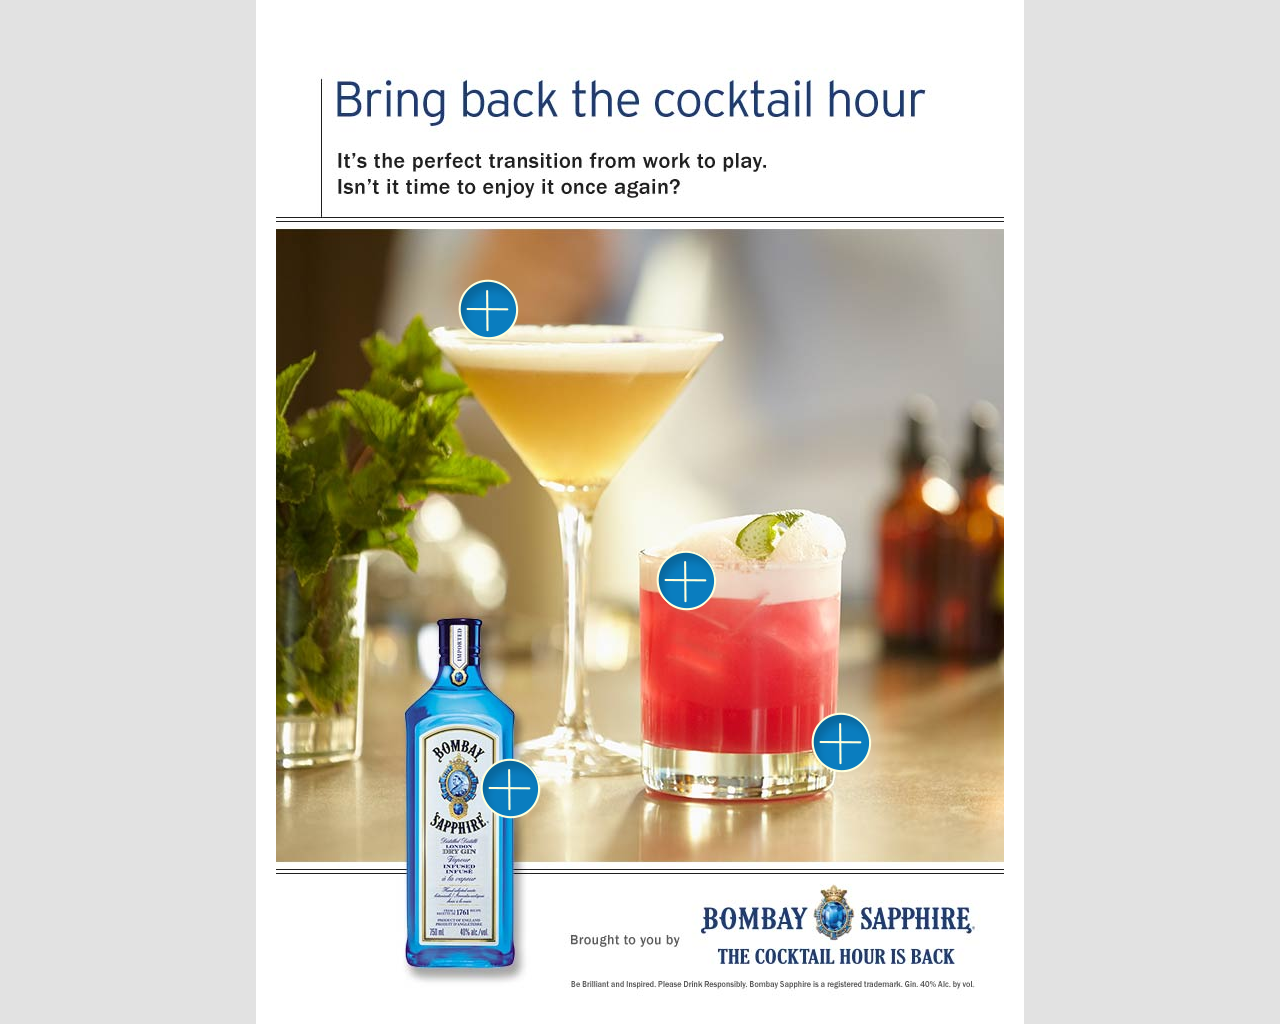
<file: html/clients/tgam/bombay-ad/index.html>
<!DOCTYPE HTML>
<html>
<head>
<meta charset="UTF-8">
<meta http-equiv="X-UA-Compatible" content="IE=edge" >
<meta http-equiv="Content-Type" content="text/html; charset=utf-8" />
<meta name="viewport" content="initial-scale=1.0,maximum-scale=1.0,user-scalable=no" />
<title>Untitled Document</title>
<link href="css/resets.css" rel="stylesheet" type="text/css" />
<link href="css/style.css" rel="stylesheet" type="text/css" />

<script type="text/javascript" src="js/jquery-1.8.3.min.js"></script>
<script type="text/javascript" src="js/jquery.slides.min.js"></script>
<script type="text/javascript" src="js/jquery.lightbox_me.js"></script>

<script type="text/javascript" src="js/bombay.js"></script>

 <script>
    $(function(){
      $("#redbotSlides").slidesjs({
        width: 645,
        height: 550,
		navigation: false
      });
    });
  </script>

</head>

<body>

<div id="container">

<a class="plusBtn" id="martini" href="#"></a>
<a class="plusBtn" id="redtop" href="#"></a>
<a class="plusBtn" id="bombay" href="#"></a>
<a class="plusBtn" id="redbot" href="#"></a>


<div id="redbotCont" style="display:none;">
<div id="redbotwindow">
<div class="closeBtn"><a href="#"><img src="images/closeBtn.png" /></a></div>
<div id="redbotSlides">
	<img src="images/cocktail-classics-img1.png" />
    <img src="images/cocktail-classics-img2.png" />
    <img src="images/cocktail-classics-img3.png" />

</div>
</div><!-- end tablewindow -->
</div><!-- end theTable -->

<div id="redtopCont" style="display:none;">
<div id="redtopwindow">
<div class="closeBtn"><a href="#"><img src="images/closeBtn.png" /></a></div>
<div class="content"><img src="images/text-backinstyle.png" /></div>
</div><!-- end tablewindow -->
</div><!-- end theTable -->

<div id="martiniCont" style="display:none;">
<div id="martiniwindow">
<div class="closeBtn"><a href="#"><img src="images/closeBtn.png" /></a></div>
<div class="content"><img src="images/text-martini.png" /></div>
</div><!-- end tablewindow -->
</div><!-- end theTable -->

<div id="bombayCont" style="display:none;">
<div id="bombaywindow">
<div class="closeBtn"><a href="#"><img src="images/closeBtn.png" /></a></div>
<div class="content"><img src="images/text-bombay.png" /></div>
</div><!-- end tablewindow -->
</div><!-- end theTable -->



</div><!-- end container -->
</body>
</html>
</file>
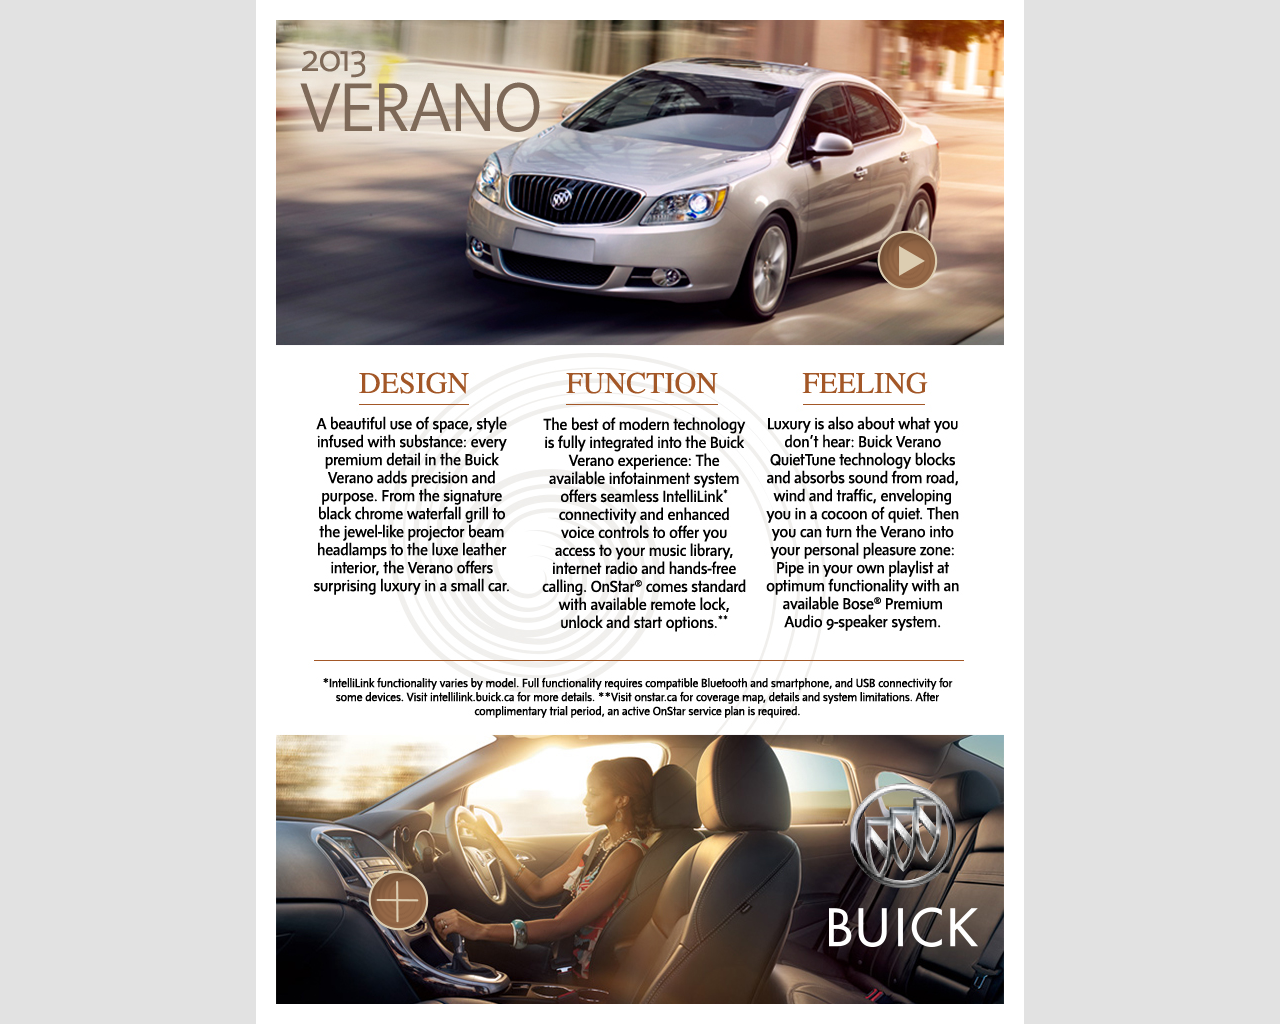
<file: html/clients/tgam/buick-theverano/index.html>
<!DOCTYPE HTML>
<html>
<head>
<meta charset="UTF-8">
<meta http-equiv="X-UA-Compatible" content="IE=edge" >
<meta http-equiv="Content-Type" content="text/html; charset=utf-8" />
<meta name="viewport" content="initial-scale=1.0,maximum-scale=1.0,user-scalable=no" />
<title>Untitled Document</title>
<link href="css/resets.css" rel="stylesheet" type="text/css" />
<link href="css/style.css" rel="stylesheet" type="text/css" />

<script type="text/javascript" src="js/jquery-1.8.3.min.js"></script>
<script type="text/javascript" src="js/jquery.slides.min.js"></script>
<script type="text/javascript" src="js/jquery.lightbox_me.js"></script>

<script type="text/javascript" src="js/buick.js"></script>

 <script>
    $(function(){
      $("#tableSlides").slidesjs({
        width: 646,
        height: 426
      });
    });
  </script>

</head>

<body>

<div id="container">
<a class="buick" href="http://ad.doubleclick.net/N58/clk;14367786;/58/Click_Tracker?http://www.gm.ca/gm/english/vehicles/buick/verano/overview" target="_blank"></a>
<a class="plusBtn" id="slideshowBtn" href="#Buick02_popup1"></a>
<a class="videoBtn" id="videoBtn" href="#Buick02_popup2"></a>


<div id="theTable">
<div class="fullbg" id="tablebg"></div><!-- table bg -->
<div id="tableWindow">
<div id="candleClose" class="closeBtn"><a href="#">Close</a></div>
<div id="tableSlides">
	<img src="images/car-pic1.jpg" />
    <img src="images/car-pic2.jpg" />
    <img src="images/car-pic3.jpg" />
    <img src="images/car-pic4.jpg" />

</div><!-- tableSlides -->
</div><!-- table window -->

</div><!-- end theTable -->

<div id="videobox">
<div class="fullbg" id="videobg"></div><!-- end full bg -->
<div id="videoWindow">
<div id="videoClose" class="closeBtn"><a href="#">Close</a></div>
<video id="buickvid" width="480" height="274" controls>
<source src="video/Mike-buick_480x360.mp4">
</video>
</div><!-- end video Window -->

</div><!-- end video box-->




</div><!-- end container -->
</body>
</html>
</file>
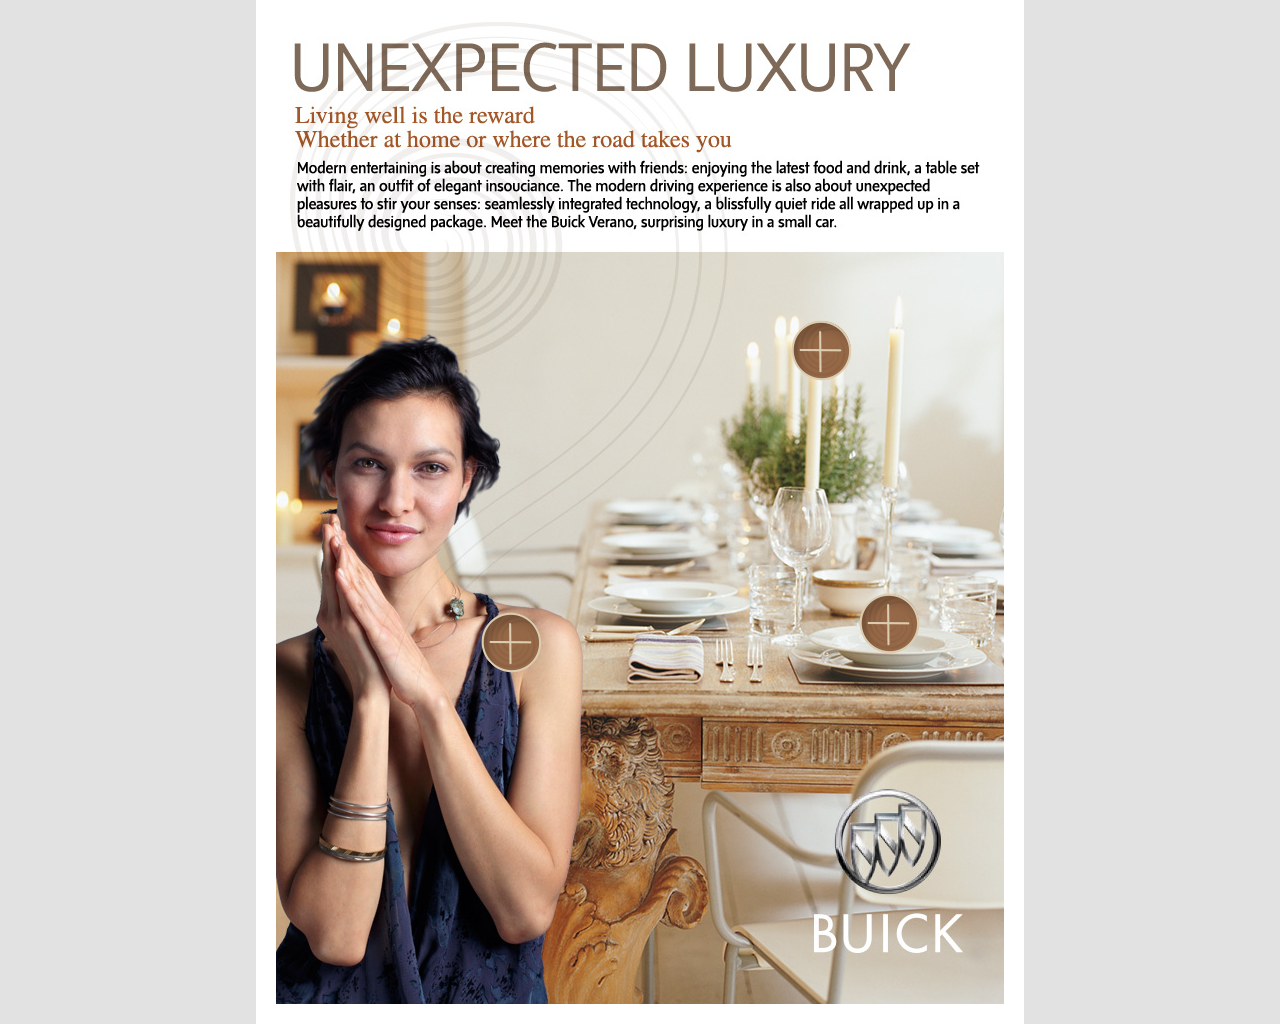
<file: html/clients/tgam/buick/index.html>
<!DOCTYPE HTML>
<html>
<head>
<meta charset="UTF-8">
<meta http-equiv="X-UA-Compatible" content="IE=edge" >
<meta http-equiv="Content-Type" content="text/html; charset=utf-8" />
<meta name="viewport" content="initial-scale=1.0,maximum-scale=1.0,user-scalable=no" />
<title>Untitled Document</title>
<link href="css/resets.css" rel="stylesheet" type="text/css" />
<link href="css/style.css" rel="stylesheet" type="text/css" />

<script type="text/javascript" src="js/jquery-1.8.3.min.js"></script>
<script type="text/javascript" src="js/jquery.slides.min.js"></script>
<script type="text/javascript" src="js/jquery.lightbox_me.js"></script>

<script type="text/javascript" src="js/buick.js"></script>

 <script>
    $(function(){
      $("#tableSlides").slidesjs({
        width: 646,
        height: 426
      });
    });
  </script>

</head>

<body>

<div id="container">

<a class="plusBtn" id="candleBtn" href="#Buick01_popup1"></a>
<a class="plusBtn" id="plateBtn" href="#Buick01_popup2"></a>
<a class="plusBtn" id="shoulderBtn" href="#Buick01_popup3"></a>


<div id="theTable">
<div class="fullbg" id="tablebg"></div><!-- end full bg-->
<div id="tablewindow">
<div id="candleClose" class="closeBtn"><a href="#">Close</a></div>
<div id="tableSlides">
	<img src="images/table-slide-1.jpg" />
    <img src="images/table-slide-2.jpg" />
    <img src="images/table-slide-3.jpg" />

</div>
<div id="tableText"><img src="images/table-text.png" /></div>
</div><!-- end tablewindow -->

</div><!-- end theTable -->


<div id="recipe">
<div class="fullbg" id="recipebg"></div><!-- end recipebg -->
<div id="recipeWindow">
<div id="recipeClose" class="closeBtn"><a href="#">Close</a></div>
<div id="recipePic"><img src="images/recipe-pic.jpg" /></div>
<div id="recipeContainer">
<div id="recipe1"><img src="images/recipe-1.png" /></div>
</div>
</div><!-- end recipe window -->

</div><!-- end recipe -->

<div id="shoulder">
<div class="fullbg" id="shoulderbg"></div><!-- end fullbg -->
<div id="shoulderWindow">
	<div id="shoulderClose" class="closeBtn"><a href="#">Close</a></div>
</div><!-- end shoulder Window -->

</div><!-- end shoulder -->

<a class="buick" href="http://ad.doubleclick.net/N58/clk;14367426;/58/Click_Tracker?http://www.gm.ca/gm/english/vehicles/buick/verano/overview" target="_blank"></a>
</div><!-- end container -->
</body>
</html>
</file>
<file: html/clients/tgam/bombay-ad/css/style.css>
body{
	background-color:#e2e2e2;	
}

#container{
	background-color:#FFF;
	width:768px;
	height:1024px;
	margin-left:auto;
	margin-right:auto;
	background-image: url(../images/bombay_IpadAd_A-C04-bg.jpg);
	background-repeat: no-repeat;
	background-position: 20px 20px;	
	position:relative;
	
}

.plusBtn{
	display:block;
	position:absolute;
	width:61px;
	height:61px;	
	background-image: url(../images/plusBtn.png);
	background-repeat: no-repeat;
	
}

#martini{
	top: 279px;
	left: 202px;
}

#candleClose{
	float: right;
	margin-top: -50px;
	margin-right: 22px;
}

#redtop{
	top: 550px;
	left: 400px;
}

#bombay{
	top: 758px;
	left: 224px;
}

#redbot{
	top: 712px;
	left: 555px;
}




/*  Slide navigation */
.slidesjs-pagination {
	margin: 6px 295px 10px;
	list-style: none;
}

.slidesjs-pagination li {
	float: left;
	margin: 0 1px;
}

.slidesjs-pagination li a {
	display: block;
	width: 13px;
	height: 0;
	padding-top: 13px;
	background-image: url(../images/pagination.png);
	background-position: 0 0;
	float: left;
	overflow: hidden;
}

.slidesjs-pagination li a.active,
.slidesjs-pagination li a:hover.active {
	background-position: 0 -13px
}

.slidesjs-pagination li a:hover {
	background-position: 0 -26px
}

#slides a:link,
#slides a:visited {
	color: #333
}

#slides a:hover,
#slides a:active {
	color: #9e2020
}

.slidesjs-previous, .slidesjs-next{
	position:absolute;
	top:220px;
	z-index:9999;
	width:40px;
	height:40px;
		
}

.slidesjs-previous{
	background-image: url(../images/previous.png);	
	background-position: left top;
	background-repeat: no-repeat;
	
	left: 12px;
	
	text-indent: 100%;
    white-space: nowrap;
    overflow: hidden;
}

.slidesjs-next{
	right: 32px;
	
	
	background-image: url(../images/next.png);	
	background-position: left top;
	background-repeat: no-repeat;
	
	 text-indent: 100%;
    white-space: nowrap;
    overflow: hidden;
	
}

#redbotCont, #redtopCont, #martiniCont, #bombayCont{
	background-image: url(../images/dark-overlay.png);
	position:absolute;
	top:0;
	left:0;
	width: 768px;
	height: 1024px;
	z-index:1;
	
}

#redbotwindow{
	background-image: url(../images/cocktail-classics-bg.png);
	width:670px;
	height:681px;
	position:absolute;
	z-index:2;
	top:122px;
	left:50px;
}

#redtopwindow{
	background-image: url(../images/redtop-bg.png);
	width:670px;
	height:681px;
	position:absolute;
	z-index:2;
	top:122px;
	left:60px;
}

#martiniwindow{
	background-image: url(../images/martini-bg.png);
	width:670px;
	height:672px;
	position:absolute;
	z-index:2;
	top:122px;
	left:60px;
}

#bombaywindow{
	background-image: url(../images/bombay-bg.png);
	width:670px;
	height:672px;
	position:absolute;
	z-index:2;
	top:122px;
	left:60px;
}

#redbotSlides{
	width:645px;
	height:550;
	
	position:absolute;
	z-index:3;
	top: 103px;
	left: 14px;
	
}

.closeBtn{
	position:absolute;
	right:12px;
	top:10px;
}

.content{
	position: absolute;
	width: 365px;
	top: 85px;
	left: 275px;
	overflow: auto;
	height: 545px;
	
}

p{
	margin-bottom:15px;	
}
</file>
<file: html/clients/tgam/buick-theverano/css/style.css>
body{
	background-color:#e2e2e2;	
}

#container{
	background-color:#FFF;
	width:768px;
	height:1024px;
	margin-left:auto;
	margin-right:auto;
	background-image: url(../images/Buick_IpadAd_A-C04-bg.jpg);
	background-repeat: no-repeat;
	background-position: 20px 20px;	
	position:relative;
	
}

.plusBtn{
	display:block;
	position:absolute;
	width:61px;
	height:61px;	
	background-image: url(../images/plusBtn.png);
	background-repeat: no-repeat;
	z-index:1;
	
}

.videoBtn{
	display:block;
	position:absolute;
	width:61px;
	height:61px;	
	background-image: url(../images/videoBtn.png);
	background-repeat: no-repeat;
	
	top: 230px;
	left: 621px;
	
}

#videobox{
	display:none;
}

#videoWindow{
	padding:20px;
	position:absolute;
	top: 359px;
	left: 130px;
	background-color:#fff;
	z-index:9999999;
	
	
}

#slideshowBtn{
	top: 870px;
	left: 112px
}

#candleClose{
	float: right;
	margin-top: -50px;
	margin-right: 22px;
}

#videoClose{
	float:right;
	margin-top: -30px;
	margin-left: -54px;
}

.fullbg{
	width:100%;
	height:1024px;
	z-index: 99999;
	position: absolute;
	
}

#theTable{
	display:none;
}

#tableWindow{
	background-color:#FFF;
	position:absolute;
	padding:20px;

	top: 379px;
	left:20px;
	padding-bottom: 0;
	z-index:9999999;
}

#tableSlides{
	width:646px;
	padding:20px;	
	padding-bottom:10px;
	padding-top: 0px;
}

#tableText{
	padding:20px;
	padding-top:0px;
}	


/*  Slide navigation */

.slidesjs-container{
	height:358px !important;
}

.slidesjs-pagination {
	margin: 6px 278px 10px;
	list-style: none;
}

.slidesjs-pagination li {
	float: left;
	margin: 0 1px;
}

.slidesjs-pagination li a {
	display: block;
	width: 13px;
	height: 0;
	padding-top: 13px;
	background-image: url(../images/pagination.png);
	background-position: 0 0;
	float: left;
	overflow: hidden;
}

.slidesjs-pagination li a.active,
.slidesjs-pagination li a:hover.active {
	background-position: 0 -13px
}

.slidesjs-pagination li a:hover {
	background-position: 0 -26px
}

#slides a:link,
#slides a:visited {
	color: #333
}

#slides a:hover,
#slides a:active {
	color: #9e2020
}

.slidesjs-previous, .slidesjs-next{
	position:absolute;
	top:180px;
	z-index:9999;
	width:40px;
	height:40px;
		
}

.slidesjs-previous{
	background-image: url(../images/previous.png);	
	background-position: left top;
	background-repeat: no-repeat;
	
	left: 12px;
	
	text-indent: 100%;
    white-space: nowrap;
    overflow: hidden;
}

.slidesjs-next{
	right: 32px;
	
	
	background-image: url(../images/next.png);	
	background-position: left top;
	background-repeat: no-repeat;
	
	 text-indent: 100%;
    white-space: nowrap;
    overflow: hidden;
	
}

/*------------ recipe ----------------*/

#recipe{
	background-image: url(../images/recipe-background.png);	
	background-position: left top;
	background-repeat: no-repeat;
	
	width:670px;
	height:516px;
	position:absolute;
	top:276px;
	left:48px;
	z-index:999;
	padding:10px;
	
	display:none;

	
}

#recipeClose{
	float: right;
	margin-top: -38px;
	margin-right: 10px;	
}

#recipePic{
	float:left;
	margin-right:15px;	
}

#recipeContainer{
	float:left;	
	
	height:500px;
	overflow:hidden;
}

/*------------- shoulder -------------*/

#shoulder{
	background-image: url(../images/shoulder-background.png);	
	background-position: left top;
	background-repeat: no-repeat;
	
	width:486px;
	height:670px;
	
	position:absolute;
	z-index:999;
	
	top: 335px;
	left: 258px;
	
	display:none;	
}

#shoulderClose{
	float:right;
	margin-top: 230px;
	margin-right: 5px;	
}

.closeBtn a{
	text-decoration:none;
	color:#a35727;
	font-family:Arial, Helvetica, sans-serif;
	text-transform:uppercase;
	font-size:10px;
	font-weight:bold;
	display:block;
	padding:7px;
	border:solid 1px #a35727;
	background-color:#FFF;
}


.buick{
	position: absolute;
	bottom: 56px;
	right: 36px;
	
	width:179px;
	height:197px;
	display:block;
}
</file>
<file: html/clients/tgam/buick/css/style.css>
body{
	background-color:#e2e2e2;	
}

#container{
	background-color:#FFF;
	width:768px;
	height:1024px;
	margin-left:auto;
	margin-right:auto;
	background-image: url(../images/Buick_IpadAd_A-C04-bg.jpg);
	background-repeat: no-repeat;
	background-position: 20px 20px;	
	position:relative;
	
}

.plusBtn{
	display:block;
	position:absolute;
	width:61px;
	height:61px;	
	background-image: url(../images/plusBtn.png);
	background-repeat: no-repeat;
	
}

#candleBtn{
	top: 320px;
	left: 535px;
}

#candleClose{
	float: right;
	margin-top: -50px;
	margin-right: 22px;
}

#plateBtn{
	top: 593px;
	left: 603px;
}

#shoulderBtn{
	top: 612px;
	left: 225px;
}

.fullbg{
	width:100%;
	height:996px;
}

#theTable{
	display:none;
}

#tablewindow{
	/*display:none;*/
	background-image: url(../images/table-slide-background.png);
	position:absolute;
	padding:20px;
	
	background-position: left top;
	background-repeat: no-repeat;
	
	top: 276px;
	left:20px;
	height: 688px;
}

#tableSlides{
	width:646px;
	padding:20px;	
	padding-bottom:10px;
	padding-top: 0px;
}

#tableText{
	padding:20px;
	padding-top:0px;
}	


/*  Slide navigation */
.slidesjs-pagination {
	margin: 6px 278px 10px;
	list-style: none;
}

.slidesjs-pagination li {
	float: left;
	margin: 0 1px;
}

.slidesjs-pagination li a {
	display: block;
	width: 13px;
	height: 0;
	padding-top: 13px;
	background-image: url(../images/pagination.png);
	background-position: 0 0;
	float: left;
	overflow: hidden;
}

.slidesjs-pagination li a.active,
.slidesjs-pagination li a:hover.active {
	background-position: 0 -13px
}

.slidesjs-pagination li a:hover {
	background-position: 0 -26px
}

#slides a:link,
#slides a:visited {
	color: #333
}

#slides a:hover,
#slides a:active {
	color: #9e2020
}

.slidesjs-previous, .slidesjs-next{
	position:absolute;
	top:220px;
	z-index:9999;
	width:40px;
	height:40px;
		
}

.slidesjs-previous{
	background-image: url(../images/previous.png);	
	background-position: left top;
	background-repeat: no-repeat;
	
	left: 12px;
	
	text-indent: 100%;
    white-space: nowrap;
    overflow: hidden;
}

.slidesjs-next{
	right: 32px;
	
	
	background-image: url(../images/next.png);	
	background-position: left top;
	background-repeat: no-repeat;
	
	 text-indent: 100%;
    white-space: nowrap;
    overflow: hidden;
	
}

/*------------ recipe ----------------*/
#recipe{
	display:none;
}

#recipeWindow{
	background-image: url(../images/recipe-background.png);	
	background-position: left top;
	background-repeat: no-repeat;
	
	width:670px;
	height:516px;
	position:absolute;
	top:276px;
	left:48px;
	z-index:999;
	padding:10px;
	


	
}

#recipeClose{
	float: right;
	margin-top: -38px;
	margin-right: 10px;	
}

#recipePic{
	float:left;
	margin-right:15px;	
}

#recipeContainer{
	float:left;	
	
	height:500px;
	overflow:hidden;
}

/*------------- shoulder -------------*/
#shoulder{
	display:none;	
}

#shoulderWindow{
	background-image: url(../images/shoulder-background.png);	
	background-position: left top;
	background-repeat: no-repeat;
	
	width:486px;
	height:670px;
	
	position:absolute;
	z-index:999;
	
	top: 335px;
	left: 258px;
	

}

#shoulderClose{
	float:right;
	margin-top: 230px;
	margin-right: 5px;	
}

.closeBtn a{
	text-decoration:none;
	color:#a35727;
	font-family:Arial, Helvetica, sans-serif;
	text-transform:uppercase;
	font-size:10px;
	font-weight:bold;
	display:block;
	padding:7px;
	border:solid 1px #a35727;
	background-color:#FFF;
}


.buick{
	position: absolute;
	bottom: 58px;
	right: 54px;
	width:165px;
	height:188px;
	display:block;
}
</file>
<file: html/clients/tgam/bombay-ad/css/resets.css>
@charset "UTF-8";
/* CSS Document */

/* RESETS */
html, body, div, span, applet, object, iframe,
h1, h2, h3, h4, h5, h6, p, blockquote, pre,
a, abbr, acronym, address, big, cite, code,
del, dfn, em, img, ins, kbd, q, s, samp,
small, strike, strong, sub, sup, tt, var,
b, u, i, center,
dl, dt, dd, ol, ul, li,
fieldset, form, label, legend,
table, caption, tbody, tfoot, thead, tr, th, td,
article, aside, canvas, details, embed, 
figure, figcaption, footer, header, hgroup, 
menu, nav, output, ruby, section, summary,
time, mark, audio, video {
	margin: 0;
	padding: 0;
	border: 0;
	font-size: 100%;
	font: inherit;
	vertical-align: baseline;
}
/* HTML5 display-role reset for older browsers */
article, aside, details, figcaption, figure, 
footer, header, hgroup, menu, nav, section {
	display: block;
}
body {
	line-height: 1;
}
ol, ul {
	list-style: none;
}
blockquote, q {
	quotes: none;
}
blockquote:before, blockquote:after,
q:before, q:after {
	content: '';
	content: none;
}
table {
	border-collapse: collapse;
	border-spacing: 0;
	
}




.clear{
	clear:both;	
}
</file>
<file: html/clients/tgam/buick-theverano/css/resets.css>
@charset "UTF-8";
/* CSS Document */

/* RESETS */
html, body, div, span, applet, object, iframe,
h1, h2, h3, h4, h5, h6, p, blockquote, pre,
a, abbr, acronym, address, big, cite, code,
del, dfn, em, img, ins, kbd, q, s, samp,
small, strike, strong, sub, sup, tt, var,
b, u, i, center,
dl, dt, dd, ol, ul, li,
fieldset, form, label, legend,
table, caption, tbody, tfoot, thead, tr, th, td,
article, aside, canvas, details, embed, 
figure, figcaption, footer, header, hgroup, 
menu, nav, output, ruby, section, summary,
time, mark, audio, video {
	margin: 0;
	padding: 0;
	border: 0;
	font-size: 100%;
	font: inherit;
	vertical-align: baseline;
}
/* HTML5 display-role reset for older browsers */
article, aside, details, figcaption, figure, 
footer, header, hgroup, menu, nav, section {
	display: block;
}
body {
	line-height: 1;
}
ol, ul {
	list-style: none;
}
blockquote, q {
	quotes: none;
}
blockquote:before, blockquote:after,
q:before, q:after {
	content: '';
	content: none;
}
table {
	border-collapse: collapse;
	border-spacing: 0;
	
}




.clear{
	clear:both;	
}
</file>
<file: html/clients/tgam/buick/css/resets.css>
@charset "UTF-8";
/* CSS Document */

/* RESETS */
html, body, div, span, applet, object, iframe,
h1, h2, h3, h4, h5, h6, p, blockquote, pre,
a, abbr, acronym, address, big, cite, code,
del, dfn, em, img, ins, kbd, q, s, samp,
small, strike, strong, sub, sup, tt, var,
b, u, i, center,
dl, dt, dd, ol, ul, li,
fieldset, form, label, legend,
table, caption, tbody, tfoot, thead, tr, th, td,
article, aside, canvas, details, embed, 
figure, figcaption, footer, header, hgroup, 
menu, nav, output, ruby, section, summary,
time, mark, audio, video {
	margin: 0;
	padding: 0;
	border: 0;
	font-size: 100%;
	font: inherit;
	vertical-align: baseline;
}
/* HTML5 display-role reset for older browsers */
article, aside, details, figcaption, figure, 
footer, header, hgroup, menu, nav, section {
	display: block;
}
body {
	line-height: 1;
}
ol, ul {
	list-style: none;
}
blockquote, q {
	quotes: none;
}
blockquote:before, blockquote:after,
q:before, q:after {
	content: '';
	content: none;
}
table {
	border-collapse: collapse;
	border-spacing: 0;
	
}




.clear{
	clear:both;	
}
</file>
